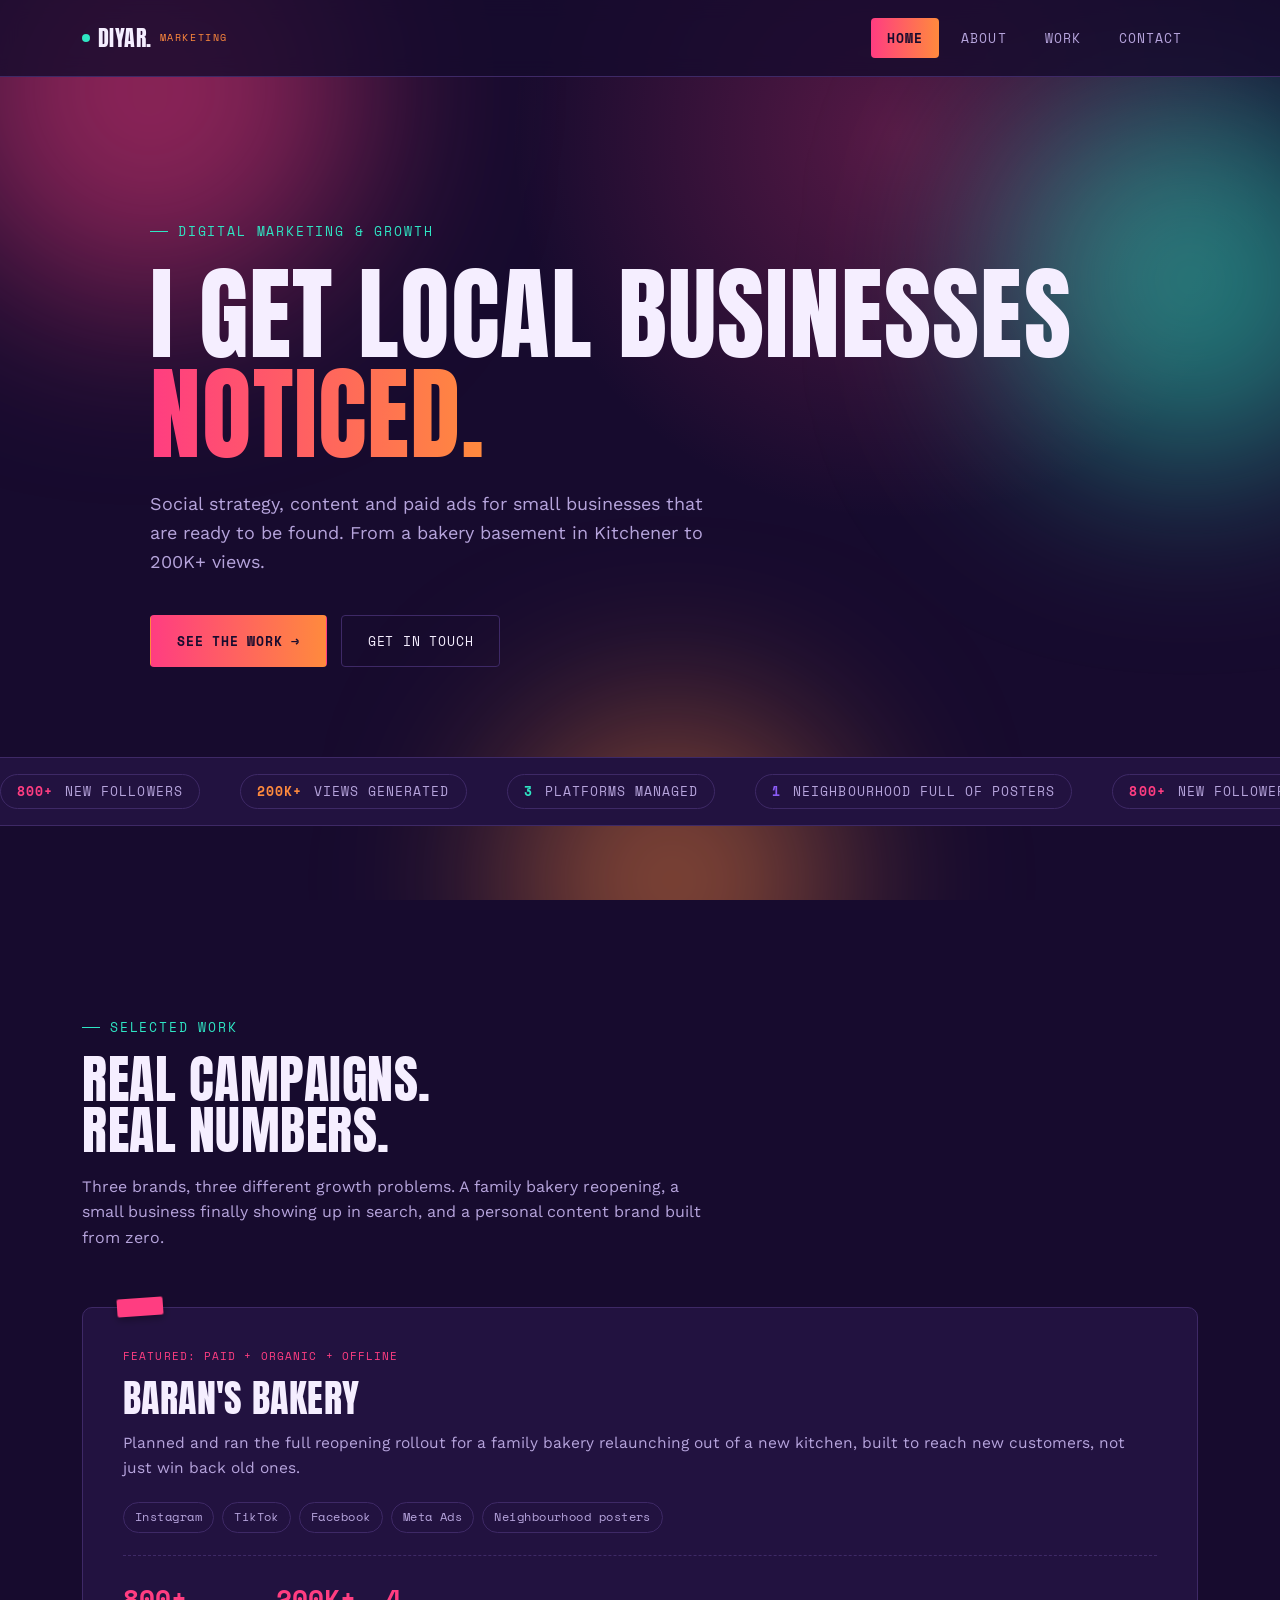
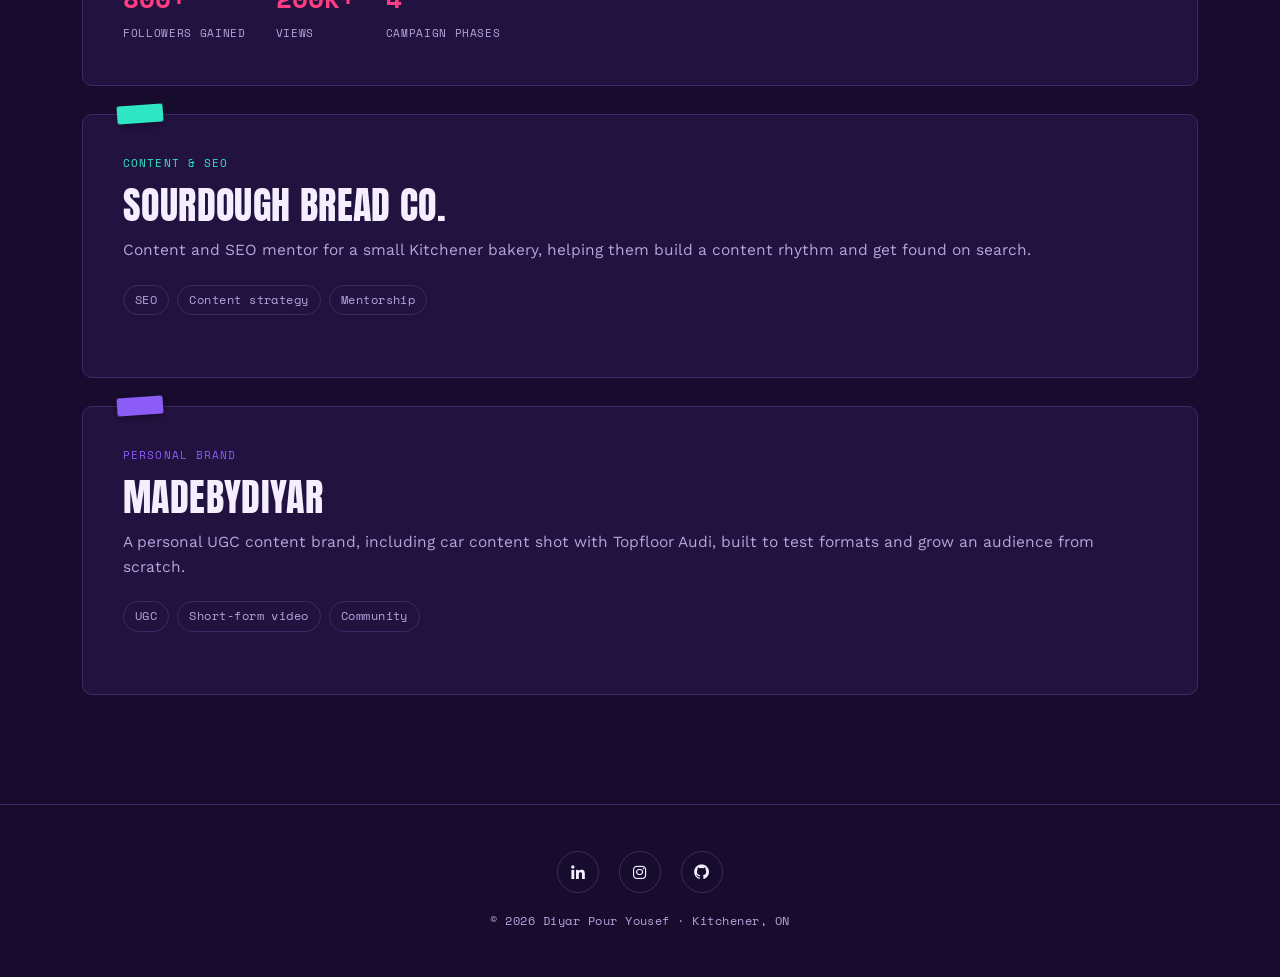
<file: myportfolio_2026/index.html>
<!DOCTYPE html>
<html lang="en">
<head>
<meta charset="UTF-8">
<meta name="viewport" content="width=device-width, initial-scale=1.0">
<title>Diyar Pour Yousef | Digital Marketing & Growth</title>
<meta name="description" content="Diyar Pour Yousef: social strategy, content and paid ads for local businesses. Case studies in bakery growth, SEO and content.">
<link rel="stylesheet" href="style.css">
<link href='https://unpkg.com/boxicons@2.1.4/css/boxicons.min.css' rel='stylesheet'>
</head>
<body>

<header class="site-header">
  <div class="wrap">
    <a href="index.html" class="logo"><span class="dot"></span>DIYAR.<span>Marketing</span></a>
    <button class="nav-toggle" id="navToggle">Menu</button>
    <nav class="navbar" id="navbar">
      <a href="index.html" class="active">Home</a>
      <a href="about.html">About</a>
      <a href="portfolio.html">Work</a>
      <a href="contact.html">Contact</a>
    </nav>
  </div>
</header>

<section class="hero">
  <div class="blob-field">
    <div class="blob b1"></div>
    <div class="blob b2"></div>
    <div class="blob b3"></div>
  </div>
  <div class="wrap">
    <span class="eyebrow">Digital Marketing & Growth</span>
    <h1>I get local businesses <span class="grad-text">noticed.</span></h1>
    <p class="sub">Social strategy, content and paid ads for small businesses that are ready to be found. From a bakery basement in Kitchener to 200K+ views.</p>
    <div class="actions">
      <a href="portfolio.html" class="btn btn-primary">See the work →</a>
      <a href="contact.html" class="btn btn-ghost">Get in touch</a>
    </div>
  </div>
  <div class="ticker">
    <div class="ticker-track">
      <span><b>800+</b> new followers</span>
      <span><b>200K+</b> views generated</span>
      <span><b>3</b> platforms managed</span>
      <span><b>1</b> neighbourhood full of posters</span>
      <span><b>800+</b> new followers</span>
      <span><b>200K+</b> views generated</span>
      <span><b>3</b> platforms managed</span>
      <span><b>1</b> neighbourhood full of posters</span>
    </div>
  </div>
</section>

<section>
  <div class="wrap">
    <div class="section-head reveal">
      <span class="eyebrow">Selected work</span>
      <h2>Real campaigns.<br>Real numbers.</h2>
      <p>Three brands, three different growth problems. A family bakery reopening, a small business finally showing up in search, and a personal content brand built from zero.</p>
    </div>

    <div class="case-grid">
      <div class="case-card featured reveal" style="--accent: var(--pink)">
        <span class="tag">Featured: Paid + Organic + Offline</span>
        <h3>Baran's Bakery</h3>
        <p class="desc">Planned and ran the full reopening rollout for a family bakery relaunching out of a new kitchen, built to reach new customers, not just win back old ones.</p>
        <div class="platforms">
          <span>Instagram</span><span>TikTok</span><span>Facebook</span><span>Meta Ads</span><span>Neighbourhood posters</span>
        </div>
        <div class="case-stats">
          <div><b>800+</b><span>Followers gained</span></div>
          <div><b>200K+</b><span>Views</span></div>
          <div><b>4</b><span>Campaign phases</span></div>
        </div>
      </div>

      <div class="case-card reveal" style="--accent: var(--teal)">
        <span class="tag">Content & SEO</span>
        <h3>Sourdough Bread Co.</h3>
        <p class="desc">Content and SEO mentor for a small Kitchener bakery, helping them build a content rhythm and get found on search.</p>
        <div class="platforms"><span>SEO</span><span>Content strategy</span><span>Mentorship</span></div>
      </div>

      <div class="case-card reveal" style="--accent: var(--violet)">
        <span class="tag">Personal brand</span>
        <h3>madebydiyar</h3>
        <p class="desc">A personal UGC content brand, including car content shot with Topfloor Audi, built to test formats and grow an audience from scratch.</p>
        <div class="platforms"><span>UGC</span><span>Short-form video</span><span>Community</span></div>
      </div>
    </div>
  </div>
</section>

<footer class="footer">
  <div class="wrap">
    <div class="socials">
      <a href="https://www.linkedin.com/in/diyar-pour-yousef-736330225/" aria-label="LinkedIn" target="_blank"><i class='bx bxl-linkedin'></i></a>
      <a href="https://www.instagram.com/diyarpf/" aria-label="Instagram" target="_blank"><i class='bx bxl-instagram'></i></a>
      <a href="https://github.com/diyar2004" aria-label="Github" target="_blank"><i class='bx bxl-github'></i></a>
    </div>
    <p>© 2026 Diyar Pour Yousef · Kitchener, ON</p>
  </div>
</footer>

<script src="script.js"></script>
</body>
</html>
</file>
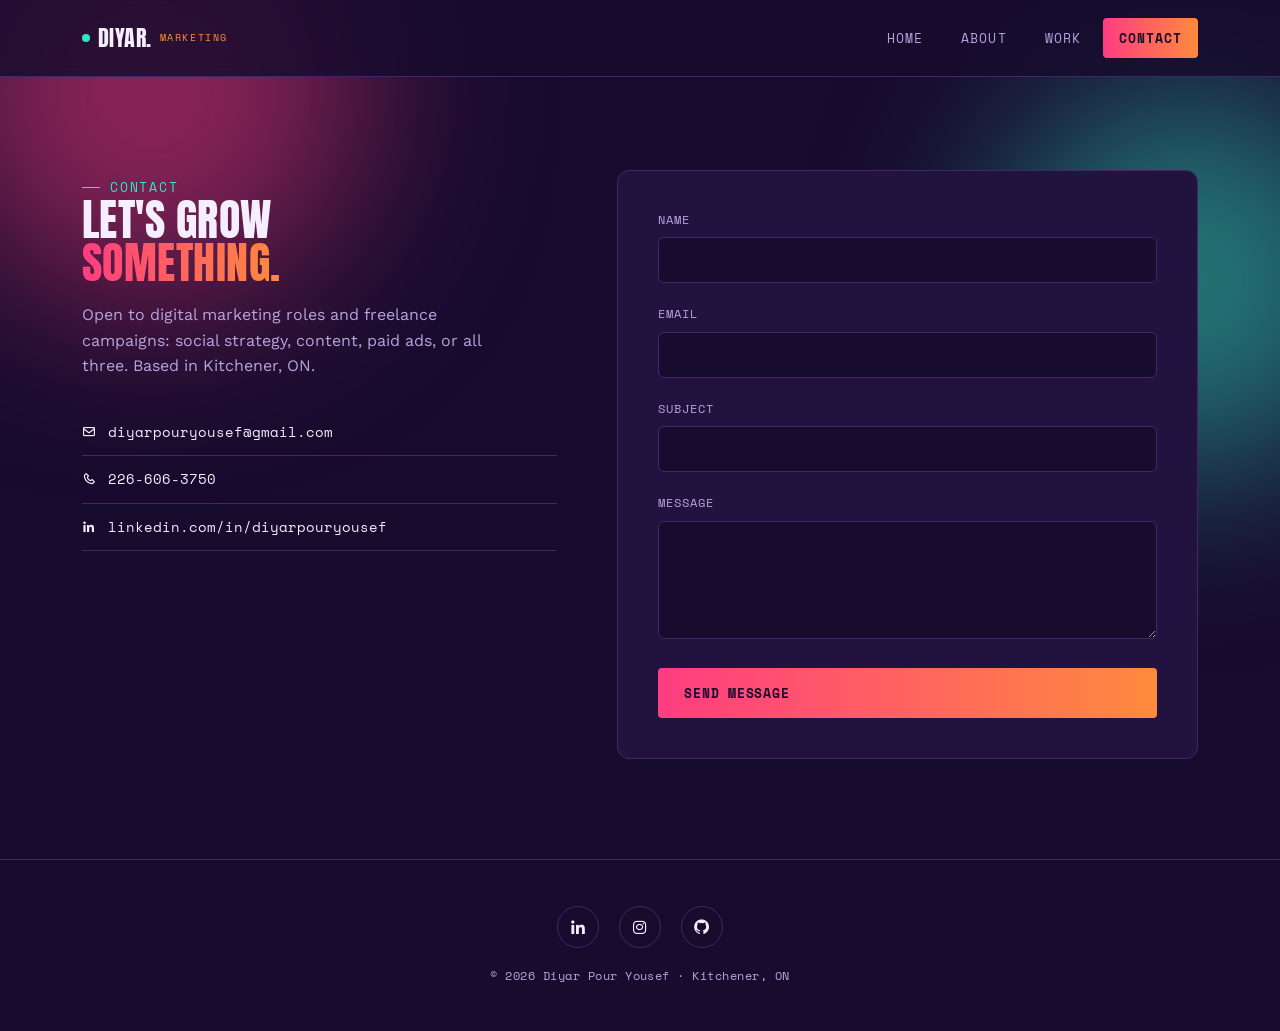
<file: myportfolio_2026/contact.html>
<!DOCTYPE html>
<html lang="en">
<head>
<meta charset="UTF-8">
<meta name="viewport" content="width=device-width, initial-scale=1.0">
<title>Contact | Diyar Pour Yousef</title>
<meta name="description" content="Get in touch with Diyar Pour Yousef.">
<link rel="stylesheet" href="style.css">
<link href='https://unpkg.com/boxicons@2.1.4/css/boxicons.min.css' rel='stylesheet'>
</head>
<body>

<header class="site-header">
  <div class="wrap">
    <a href="index.html" class="logo"><span class="dot"></span>DIYAR.<span>Marketing</span></a>
    <button class="nav-toggle" id="navToggle">Menu</button>
    <nav class="navbar" id="navbar">
      <a href="index.html">Home</a>
      <a href="about.html">About</a>
      <a href="portfolio.html">Work</a>
      <a href="contact.html" class="active">Contact</a>
    </nav>
  </div>
</header>

<section class="contact-wrap">
  <div class="blob-field">
    <div class="blob b1"></div>
    <div class="blob b2"></div>
  </div>
  <div class="wrap contact-grid">
    <div class="contact-info reveal">
      <span class="eyebrow">Contact</span>
      <h2>Let's grow<br><span class="grad-text">something.</span></h2>
      <p>Open to digital marketing roles and freelance campaigns: social strategy, content, paid ads, or all three. Based in Kitchener, ON.</p>
      <div class="contact-links">
        <a href="mailto:diyarpouryousef@gmail.com"><i class='bx bx-envelope'></i> diyarpouryousef@gmail.com</a>
        <a href="tel:2266063750"><i class='bx bx-phone'></i> 226-606-3750</a>
        <a href="https://www.linkedin.com/in/diyar-pour-yousef-736330225/" target="_blank"><i class='bx bxl-linkedin'></i> linkedin.com/in/diyarpouryousef</a>
      </div>
    </div>

    <div class="contact-form reveal">
      <form action="send_email.php" method="POST" id="contactForm">
        <div class="field hp-field" aria-hidden="true">
          <label for="website">Website</label>
          <input type="text" id="website" name="website" tabindex="-1" autocomplete="off">
        </div>
        <div class="field">
          <label for="name">Name</label>
          <input type="text" id="name" name="name" required>
        </div>
        <div class="field">
          <label for="email">Email</label>
          <input type="email" id="email" name="email" required>
        </div>
        <div class="field">
          <label for="subject">Subject</label>
          <input type="text" id="subject" name="subject" required>
        </div>
        <div class="field">
          <label for="message">Message</label>
          <textarea id="message" name="message" rows="5" required></textarea>
        </div>
        <button type="submit" class="btn btn-primary" id="contactSubmit">Send Message</button>
        <div class="form-status" id="formStatus" role="status"></div>
      </form>
    </div>
  </div>
</section>

<footer class="footer">
  <div class="wrap">
    <div class="socials">
      <a href="https://www.linkedin.com/in/diyar-pour-yousef-736330225/" aria-label="LinkedIn" target="_blank"><i class='bx bxl-linkedin'></i></a>
      <a href="https://www.instagram.com/diyarpf/" aria-label="Instagram" target="_blank"><i class='bx bxl-instagram'></i></a>
      <a href="https://github.com/diyar2004" aria-label="Github" target="_blank"><i class='bx bxl-github'></i></a>
    </div>
    <p>© 2026 Diyar Pour Yousef · Kitchener, ON</p>
  </div>
</footer>

<script src="script.js"></script>
</body>
</html>
</file>
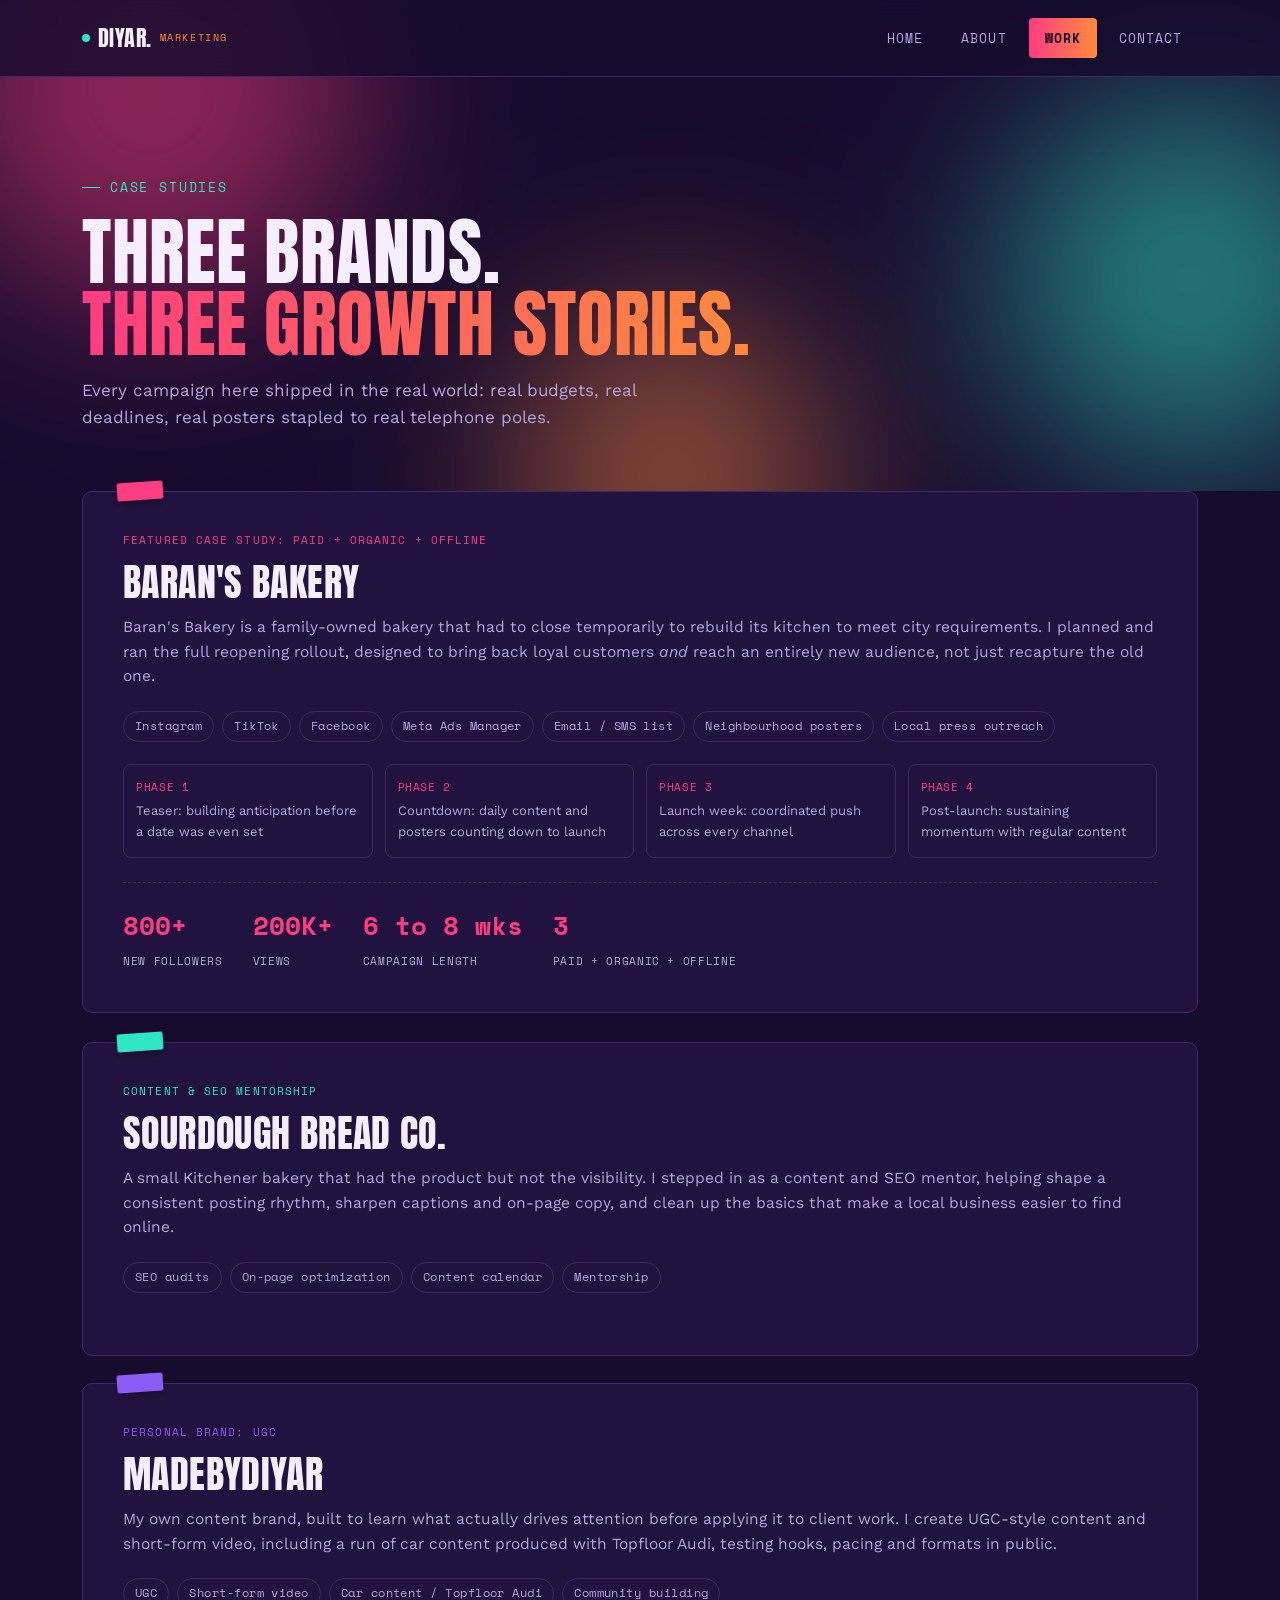
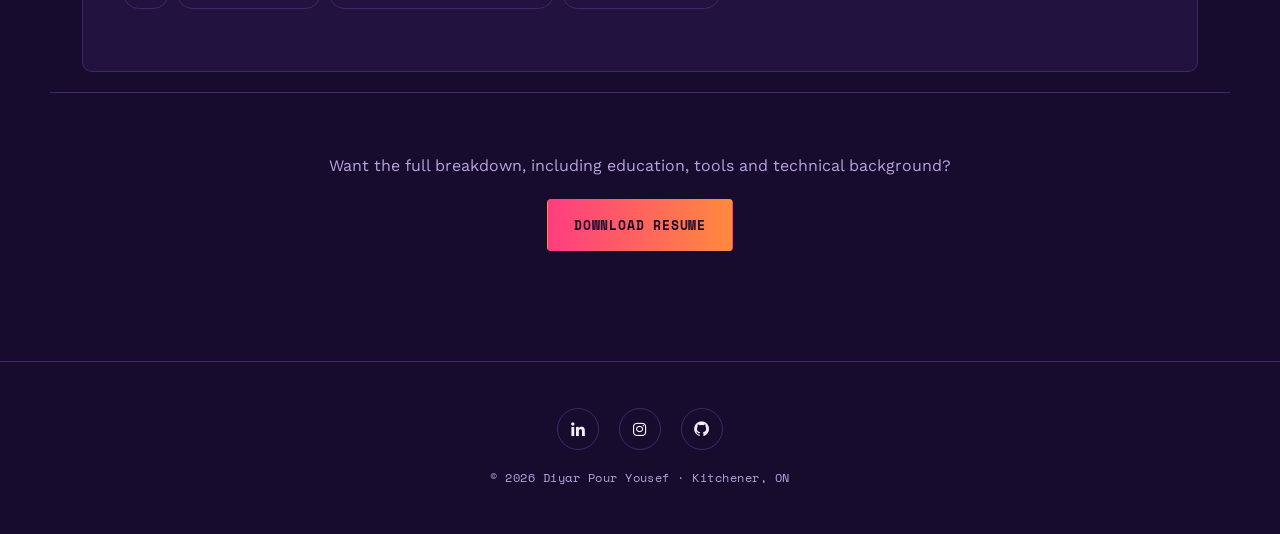
<file: myportfolio_2026/portfolio.html>
<!DOCTYPE html>
<html lang="en">
<head>
<meta charset="UTF-8">
<meta name="viewport" content="width=device-width, initial-scale=1.0">
<title>Work | Diyar Pour Yousef</title>
<meta name="description" content="Marketing case studies by Diyar Pour Yousef: Baran's Bakery, Sourdough Bread Co. and madebydiyar.">
<link rel="stylesheet" href="style.css">
<link href='https://unpkg.com/boxicons@2.1.4/css/boxicons.min.css' rel='stylesheet'>
</head>
<body>

<header class="site-header">
  <div class="wrap">
    <a href="index.html" class="logo"><span class="dot"></span>DIYAR.<span>Marketing</span></a>
    <button class="nav-toggle" id="navToggle">Menu</button>
    <nav class="navbar" id="navbar">
      <a href="index.html">Home</a>
      <a href="about.html">About</a>
      <a href="portfolio.html" class="active">Work</a>
      <a href="contact.html">Contact</a>
    </nav>
  </div>
</header>

<section class="page-hero">
  <div class="blob-field">
    <div class="blob b1"></div>
    <div class="blob b2"></div>
    <div class="blob b3"></div>
  </div>
  <div class="wrap">
    <span class="eyebrow">Case studies</span>
    <h1>Three brands.<br><span class="grad-text">Three growth stories.</span></h1>
    <p>Every campaign here shipped in the real world: real budgets, real deadlines, real posters stapled to real telephone poles.</p>
  </div>
</section>

<section style="padding-top: 0;">
  <div class="wrap case-grid">

    <div class="case-card featured reveal" style="--accent: var(--pink)">
      <span class="tag">Featured Case Study: Paid + Organic + Offline</span>
      <h3>Baran's Bakery</h3>
      <p class="desc">Baran's Bakery is a family-owned bakery that had to close temporarily to rebuild its kitchen to meet city requirements. I planned and ran the full reopening rollout, designed to bring back loyal customers <em>and</em> reach an entirely new audience, not just recapture the old one.</p>

      <div class="platforms">
        <span>Instagram</span><span>TikTok</span><span>Facebook</span><span>Meta Ads Manager</span><span>Email / SMS list</span><span>Neighbourhood posters</span><span>Local press outreach</span>
      </div>

      <div class="phases">
        <div><em>Phase 1</em><p>Teaser: building anticipation before a date was even set</p></div>
        <div><em>Phase 2</em><p>Countdown: daily content and posters counting down to launch</p></div>
        <div><em>Phase 3</em><p>Launch week: coordinated push across every channel</p></div>
        <div><em>Phase 4</em><p>Post-launch: sustaining momentum with regular content</p></div>
      </div>

      <div class="case-stats">
        <div><b>800+</b><span>New followers</span></div>
        <div><b>200K+</b><span>Views</span></div>
        <div><b>6 to 8 wks</b><span>Campaign length</span></div>
        <div><b>3</b><span>Paid + organic + offline</span></div>
      </div>
    </div>

    <div class="case-card reveal" style="--accent: var(--teal)">
      <span class="tag">Content & SEO Mentorship</span>
      <h3>Sourdough Bread Co.</h3>
      <p class="desc">A small Kitchener bakery that had the product but not the visibility. I stepped in as a content and SEO mentor, helping shape a consistent posting rhythm, sharpen captions and on-page copy, and clean up the basics that make a local business easier to find online.</p>
      <div class="platforms"><span>SEO audits</span><span>On-page optimization</span><span>Content calendar</span><span>Mentorship</span></div>
    </div>

    <div class="case-card reveal" style="--accent: var(--violet)">
      <span class="tag">Personal Brand: UGC</span>
      <h3>madebydiyar</h3>
      <p class="desc">My own content brand, built to learn what actually drives attention before applying it to client work. I create UGC-style content and short-form video, including a run of car content produced with Topfloor Audi, testing hooks, pacing and formats in public.</p>
      <div class="platforms"><span>UGC</span><span>Short-form video</span><span>Car content / Topfloor Audi</span><span>Community building</span></div>
    </div>

  </div>

  <div class="wrap resume-cta reveal">
    <p>Want the full breakdown, including education, tools and technical background?</p>
    <a href="diyarpouryousef.pdf" class="btn btn-primary" target="_blank">Download Resume</a>
  </div>
</section>

<footer class="footer">
  <div class="wrap">
    <div class="socials">
      <a href="https://www.linkedin.com/in/diyar-pour-yousef-736330225/" aria-label="LinkedIn" target="_blank"><i class='bx bxl-linkedin'></i></a>
      <a href="https://www.instagram.com/diyarpf/" aria-label="Instagram" target="_blank"><i class='bx bxl-instagram'></i></a>
      <a href="https://github.com/diyar2004" aria-label="Github" target="_blank"><i class='bx bxl-github'></i></a>
    </div>
    <p>© 2026 Diyar Pour Yousef · Kitchener, ON</p>
  </div>
</footer>

<script src="script.js"></script>
</body>
</html>
</file>
<file: myportfolio_2026/style.css>
@import url('https://fonts.googleapis.com/css2?family=Anton&family=Space+Mono:wght@400;700&family=Work+Sans:wght@400;500;600;700;800&display=swap');

/* ===== Tokens ===== */
:root {
  --ink: #170b2e;
  --ink-soft: #221240;
  --ink-soft2: #2b1650;
  --ink-line: #3e2966;
  --text: #f5eeff;
  --text-dim: #b6a4dc;

  --pink: #ff3d81;
  --orange: #ff8a3d;
  --teal: #2fe6c4;
  --violet: #8b5cf6;

  --grad: linear-gradient(90deg, var(--pink), var(--orange), var(--teal), var(--pink));

  --display: 'Anton', sans-serif;
  --body: 'Work Sans', sans-serif;
  --mono: 'Space Mono', monospace;

  --wrap: 1180px;
}

* { margin: 0; padding: 0; box-sizing: border-box; }

html { scroll-behavior: smooth; }

body {
  background: var(--ink);
  color: var(--text);
  font-family: var(--body);
  line-height: 1.6;
  -webkit-font-smoothing: antialiased;
  overflow-x: hidden;
}

img { max-width: 100%; display: block; }

a { color: inherit; text-decoration: none; }

::selection { background: var(--pink); color: var(--ink); }

:focus-visible {
  outline: 2px solid var(--teal);
  outline-offset: 3px;
}

@media (prefers-reduced-motion: reduce) {
  *, *::before, *::after { animation: none !important; transition-duration: 0.01ms !important; }
}

.wrap { max-width: var(--wrap); margin: 0 auto; padding: 0 32px; position: relative; z-index: 1; }

.eyebrow {
  font-family: var(--mono);
  font-size: 13px;
  letter-spacing: 0.14em;
  text-transform: uppercase;
  color: var(--teal);
  display: inline-flex;
  align-items: center;
  gap: 10px;
}
.eyebrow::before {
  content: '';
  width: 18px;
  height: 1px;
  background: var(--teal);
  display: inline-block;
}

h1, h2, h3 {
  font-family: var(--display);
  text-transform: uppercase;
  letter-spacing: 0.01em;
  line-height: 0.98;
  font-weight: 400;
}

.grad-text {
  background-image: var(--grad);
  background-size: 300% 100%;
  -webkit-background-clip: text;
  background-clip: text;
  color: transparent;
  animation: grad-shift 7s ease infinite;
}
@keyframes grad-shift {
  0% { background-position: 0% 50%; }
  50% { background-position: 100% 50%; }
  100% { background-position: 0% 50%; }
}

/* ===== Ambient blobs ===== */
.blob-field {
  position: absolute;
  inset: 0;
  overflow: hidden;
  z-index: 0;
  pointer-events: none;
}
.blob {
  position: absolute;
  border-radius: 50%;
  filter: blur(90px);
  opacity: 0.5;
  mix-blend-mode: screen;
}
.blob.b1 { width: 420px; height: 420px; background: var(--pink); top: -120px; left: -60px; animation: float-a 15s ease-in-out infinite; }
.blob.b2 { width: 380px; height: 380px; background: var(--teal); top: 90px; right: -100px; animation: float-b 19s ease-in-out infinite; }
.blob.b3 { width: 320px; height: 320px; background: var(--orange); bottom: -140px; left: 40%; animation: float-c 17s ease-in-out infinite; }
@keyframes float-a { 0%,100% { transform: translate(0,0) scale(1); } 50% { transform: translate(50px,-30px) scale(1.15); } }
@keyframes float-b { 0%,100% { transform: translate(0,0) scale(1); } 50% { transform: translate(-60px,30px) scale(0.9); } }
@keyframes float-c { 0%,100% { transform: translate(0,0) scale(1); } 50% { transform: translate(30px,-40px) scale(1.08); } }

/* ===== Reveal on scroll ===== */
.reveal {
  opacity: 0;
  transform: translateY(28px);
  transition: opacity .7s cubic-bezier(.2,.7,.2,1), transform .7s cubic-bezier(.2,.7,.2,1);
}
.reveal.in-view { opacity: 1; transform: translateY(0); }
.case-grid .reveal:nth-child(1) { transition-delay: .05s; }
.case-grid .reveal:nth-child(2) { transition-delay: .16s; }
.case-grid .reveal:nth-child(3) { transition-delay: .27s; }

/* ===== Header ===== */
.site-header {
  position: fixed;
  top: 0; left: 0; width: 100%;
  z-index: 100;
  background: rgba(23, 11, 46, 0.82);
  backdrop-filter: blur(10px);
  border-bottom: 1px solid var(--ink-line);
}
.site-header .wrap {
  display: flex;
  align-items: center;
  justify-content: space-between;
  height: 76px;
}
.logo {
  font-family: var(--display);
  font-size: 22px;
  letter-spacing: 0.02em;
  color: var(--text);
  display: flex;
  align-items: center;
  gap: 8px;
}
.logo .dot {
  width: 8px; height: 8px;
  border-radius: 50%;
  background: var(--teal);
  box-shadow: 0 0 0 0 rgba(47,230,196,0.6);
  animation: pulse-dot 2.4s ease-in-out infinite;
}
@keyframes pulse-dot {
  0% { box-shadow: 0 0 0 0 rgba(47,230,196,0.55); }
  70% { box-shadow: 0 0 0 8px rgba(47,230,196,0); }
  100% { box-shadow: 0 0 0 0 rgba(47,230,196,0); }
}
.logo span {
  font-family: var(--mono);
  font-size: 10px;
  letter-spacing: 0.16em;
  color: var(--orange);
  text-transform: uppercase;
}
.navbar { display: flex; gap: 6px; align-items: center; }
.navbar a {
  font-family: var(--mono);
  font-size: 13px;
  letter-spacing: 0.08em;
  text-transform: uppercase;
  color: var(--text-dim);
  padding: 10px 16px;
  border-radius: 4px;
  transition: color .2s ease, background .2s ease;
}
.navbar a:hover, .navbar a.active {
  color: var(--ink);
  background-image: linear-gradient(90deg, var(--pink), var(--orange));
  font-weight: 700;
}
.nav-toggle { display: none; }

@media (max-width: 760px) {
  .navbar { position: fixed; top: 76px; right: 0; left: 0; background: var(--ink-soft); flex-direction: column; align-items: stretch; padding: 12px; gap: 4px; border-bottom: 1px solid var(--ink-line); transform: translateY(-140%); transition: transform .3s ease; }
  .navbar.open { transform: translateY(0); }
  .navbar a { padding: 14px 16px; text-align: left; }
  .nav-toggle {
    display: block; background: none; border: 1px solid var(--ink-line); color: var(--text);
    font-family: var(--mono); font-size: 12px; letter-spacing: .1em; text-transform: uppercase;
    padding: 8px 14px; border-radius: 4px; cursor: pointer;
  }
}

/* ===== Buttons ===== */
.btn {
  font-family: var(--mono);
  font-size: 13px;
  letter-spacing: 0.06em;
  text-transform: uppercase;
  padding: 15px 26px;
  border-radius: 4px;
  display: inline-flex;
  align-items: center;
  gap: 10px;
  border: 1px solid transparent;
  position: relative;
  overflow: hidden;
  transition: transform .2s ease, border-color .2s ease, color .2s ease;
}
.btn-primary {
  background-image: linear-gradient(90deg, var(--pink), var(--orange));
  color: var(--ink);
  font-weight: 700;
}
.btn-primary::before {
  content: '';
  position: absolute;
  top: 0; left: -60%;
  width: 40%; height: 100%;
  background: linear-gradient(120deg, transparent, rgba(255,255,255,0.65), transparent);
  transform: skewX(-20deg);
  transition: left .6s ease;
}
.btn-primary:hover::before { left: 130%; }
.btn-primary:hover { transform: translateY(-2px); }
.btn-ghost { border-color: var(--ink-line); color: var(--text); }
.btn-ghost:hover { border-color: var(--teal); color: var(--teal); transform: translateY(-2px); }

/* ===== Hero ===== */
.hero {
  --mx: 70%;
  --my: 15%;
  min-height: 100vh;
  display: flex;
  flex-direction: column;
  justify-content: center;
  padding: 140px 0 0;
  position: relative;
  overflow: hidden;
}
.hero::before {
  content: '';
  position: absolute;
  inset: 0;
  background: radial-gradient(640px circle at var(--mx) var(--my), rgba(255,61,129,0.28), transparent 60%);
  transition: background .25s ease;
  z-index: 0;
  pointer-events: none;
}
.hero h1 {
  font-size: clamp(46px, 8vw, 108px);
  max-width: 980px;
  margin: 22px 0 26px;
}
.hero .sub {
  max-width: 560px;
  font-size: 18px;
  color: var(--text-dim);
  margin-bottom: 38px;
}
.hero .actions { display: flex; gap: 14px; flex-wrap: wrap; margin-bottom: 90px; }

/* Stat ticker */
.ticker {
  border-top: 1px solid var(--ink-line);
  border-bottom: 1px solid var(--ink-line);
  overflow: hidden;
  white-space: nowrap;
  position: relative;
  z-index: 1;
  background: var(--ink-soft);
}
.ticker-track {
  display: inline-flex;
  gap: 40px;
  padding: 16px 0;
  animation: scroll-left 26s linear infinite;
}
.ticker:hover .ticker-track { animation-play-state: paused; }
.ticker-track span {
  font-family: var(--mono);
  font-size: 13px;
  letter-spacing: 0.08em;
  text-transform: uppercase;
  color: var(--text-dim);
  display: inline-flex;
  align-items: center;
  gap: 12px;
  white-space: nowrap;
  padding: 6px 16px;
  border: 1px solid var(--ink-line);
  border-radius: 20px;
}
.ticker-track span b { font-weight: 700; }
.ticker-track span:nth-child(4n+1) b { color: var(--pink); }
.ticker-track span:nth-child(4n+2) b { color: var(--orange); }
.ticker-track span:nth-child(4n+3) b { color: var(--teal); }
.ticker-track span:nth-child(4n+4) b { color: var(--violet); }
@keyframes scroll-left {
  from { transform: translateX(0); }
  to { transform: translateX(-50%); }
}

/* ===== Sections ===== */
section { padding: 110px 0; position: relative; }
.section-head { margin-bottom: 56px; max-width: 640px; }
.section-head h2 { font-size: clamp(32px, 4.4vw, 52px); margin-top: 16px; }
.section-head p { color: var(--text-dim); margin-top: 18px; font-size: 16px; }

/* Case study cards */
.case-grid { display: grid; gap: 28px; }
.case-card {
  position: relative;
  background: var(--ink-soft);
  border: 1px solid var(--ink-line);
  border-radius: 10px;
  padding: 40px;
  transition: border-color .25s ease, transform .1s ease, box-shadow .3s ease;
  will-change: transform;
}
.case-card:hover { border-color: var(--accent, var(--pink)); }
.case-card::before {
  content: '';
  position: absolute;
  top: -10px; left: 34px;
  width: 46px; height: 18px;
  background: var(--accent, var(--pink));
  border-radius: 2px;
  box-shadow: 0 3px 8px rgba(0,0,0,0.35);
  transform: rotate(-4deg);
}
.case-card.featured {
  animation: glow-pulse 7s ease-in-out infinite;
}
@keyframes glow-pulse {
  0%, 100% { box-shadow: 0 20px 60px -25px rgba(255,61,129,0.55); }
  33% { box-shadow: 0 20px 60px -25px rgba(255,138,61,0.55); }
  66% { box-shadow: 0 20px 60px -25px rgba(47,230,196,0.55); }
}
.case-card .tag {
  font-family: var(--mono);
  font-size: 11px;
  letter-spacing: 0.1em;
  text-transform: uppercase;
  color: var(--accent, var(--text-dim));
  margin-bottom: 14px;
  display: block;
}
.case-card h3 { font-size: clamp(26px, 3vw, 38px); margin-bottom: 14px; }
.case-card .desc { color: var(--text-dim); font-size: 15.5px; margin-bottom: 22px; }
.case-card .platforms { display: flex; flex-wrap: wrap; gap: 8px; margin-bottom: 22px; }
.case-card .platforms span {
  font-family: var(--mono);
  font-size: 11.5px;
  letter-spacing: .04em;
  border: 1px solid var(--ink-line);
  padding: 5px 11px;
  border-radius: 20px;
  color: var(--text-dim);
  transition: border-color .2s ease, color .2s ease;
}
.case-card:hover .platforms span { border-color: var(--accent, var(--ink-line)); color: var(--text); }
.case-stats {
  display: flex; gap: 30px; flex-wrap: wrap;
  border-top: 1px dashed var(--ink-line);
  padding-top: 22px;
}
.case-stats div b {
  font-family: var(--mono);
  font-size: 26px;
  color: var(--accent, var(--pink));
  display: block;
}
.case-stats div span {
  font-family: var(--mono);
  font-size: 11px;
  letter-spacing: .06em;
  text-transform: uppercase;
  color: var(--text-dim);
}
.case-card .phases {
  display: grid;
  grid-template-columns: repeat(4, 1fr);
  gap: 12px;
  margin-bottom: 24px;
}
.case-card .phases div {
  border: 1px solid var(--ink-line);
  border-radius: 8px;
  padding: 14px 12px;
  transition: border-color .2s ease, transform .2s ease;
}
.case-card .phases div:hover { border-color: var(--accent, var(--pink)); transform: translateY(-3px); }
.case-card .phases div em {
  font-style: normal;
  font-family: var(--mono);
  font-size: 10.5px;
  color: var(--accent, var(--pink));
  letter-spacing: .06em;
  text-transform: uppercase;
  display: block;
  margin-bottom: 6px;
}
.case-card .phases div p { font-size: 13px; color: var(--text-dim); }

@media (max-width: 700px) {
  .case-card .phases { grid-template-columns: 1fr 1fr; }
}

/* ===== About ===== */
.about-grid {
  display: grid;
  grid-template-columns: 1.1fr 0.9fr;
  gap: 70px;
  align-items: start;
}
.about-photo {
  width: 100%;
  max-width: 340px;
  aspect-ratio: 4 / 5;
  border-radius: 22px;
  overflow: hidden;
  border: 1px solid var(--ink-line);
  position: relative;
  margin: 0 auto;
  box-shadow: 0 25px 60px -25px rgba(255, 61, 129, 0.35);
  transition: transform .35s ease, box-shadow .35s ease;
}
.about-photo:hover {
  transform: translateY(-4px);
  box-shadow: 0 30px 70px -25px rgba(47, 230, 196, 0.4);
}
.about-photo img {
  width: 100%;
  height: 100%;
  object-fit: cover;
  object-position: 66% 18%;
  display: block;
}
.about-photo::after {
  content: '';
  position: absolute; inset: 0;
  background: linear-gradient(160deg, rgba(255,61,129,0.18), transparent 50%, rgba(47,230,196,0.15));
  pointer-events: none;
}
.about-copy p { color: var(--text-dim); font-size: 16.5px; margin-bottom: 20px; }
.about-copy p b { color: var(--text); font-weight: 600; }
.skills { display: grid; grid-template-columns: repeat(2, 1fr); gap: 12px; margin-top: 30px; }
.skills div {
  font-family: var(--mono);
  font-size: 12.5px;
  letter-spacing: .04em;
  border-left: 2px solid var(--teal);
  padding: 8px 0 8px 14px;
  color: var(--text);
  transition: border-color .2s ease, transform .2s ease;
}
.skills div:hover { border-color: var(--pink); transform: translateX(4px); }
@media (max-width: 820px) {
  .about-grid { grid-template-columns: 1fr; }
}

/* ===== Footer ===== */
.footer {
  border-top: 1px solid var(--ink-line);
  padding: 46px 0;
  text-align: center;
}
.footer .socials { display: flex; justify-content: center; gap: 20px; margin-bottom: 18px; }
.footer .socials a {
  width: 42px; height: 42px;
  border: 1px solid var(--ink-line);
  border-radius: 50%;
  display: inline-flex; align-items: center; justify-content: center;
  font-size: 18px;
  transition: border-color .2s ease, color .2s ease, transform .2s ease;
}
.footer .socials a:hover { border-color: var(--teal); color: var(--teal); transform: translateY(-3px); }
.footer p { font-family: var(--mono); font-size: 12px; color: var(--text-dim); letter-spacing: .04em; }

/* ===== Contact page ===== */
.contact-wrap { padding-top: 170px; padding-bottom: 100px; position: relative; overflow: hidden; }
.contact-grid { display: grid; grid-template-columns: 0.9fr 1.1fr; gap: 60px; }
.contact-form {
  background: var(--ink-soft);
  border: 1px solid var(--ink-line);
  border-radius: 12px;
  padding: 40px;
}
.contact-form label {
  font-family: var(--mono);
  font-size: 11.5px;
  text-transform: uppercase;
  letter-spacing: .08em;
  color: var(--text-dim);
  display: block;
  margin-bottom: 8px;
}
.contact-form .field { margin-bottom: 22px; }
.contact-form input, .contact-form textarea {
  width: 100%;
  background: var(--ink);
  border: 1px solid var(--ink-line);
  border-radius: 6px;
  color: var(--text);
  font-family: var(--body);
  font-size: 15px;
  padding: 13px 14px;
  transition: border-color .2s ease, box-shadow .2s ease;
}
.contact-form input:focus, .contact-form textarea:focus {
  outline: none;
  border-color: var(--teal);
  box-shadow: 0 0 0 3px rgba(47,230,196,0.18);
}
.contact-form button { width: 100%; border: none; cursor: pointer; font-family: var(--mono); }
.contact-form button:disabled { opacity: .6; cursor: not-allowed; transform: none; }
.hp-field { position: absolute; left: -9999px; top: -9999px; opacity: 0; pointer-events: none; }
.form-status {
  margin-top: 16px;
  font-family: var(--mono);
  font-size: 13px;
  padding: 12px 14px;
  border-radius: 6px;
  display: none;
}
.form-status.visible { display: block; }
.form-status.success { background: rgba(47,230,196,0.12); border: 1px solid var(--teal); color: var(--teal); }
.form-status.error { background: rgba(255,61,129,0.12); border: 1px solid var(--pink); color: var(--pink); }
.contact-info h2 { font-size: clamp(30px, 4vw, 44px); margin-bottom: 18px; }
.contact-info p { color: var(--text-dim); margin-bottom: 30px; font-size: 16px; max-width: 440px; }
.contact-links a {
  display: flex; align-items: center; gap: 12px;
  font-family: var(--mono); font-size: 14px;
  color: var(--text); padding: 12px 0;
  border-bottom: 1px solid var(--ink-line);
  transition: color .2s ease, gap .2s ease;
}
.contact-links a:hover { color: var(--teal); gap: 18px; }

@media (max-width: 820px) {
  .contact-grid { grid-template-columns: 1fr; }
}

/* ===== Resume / misc ===== */
.resume-cta { text-align: center; border-top: 1px solid var(--ink-line); padding-top: 60px; margin-top: 20px; }
.resume-cta p { color: var(--text-dim); margin-bottom: 20px; }

.page-hero { padding: 170px 0 60px; position: relative; overflow: hidden; }
.page-hero h1 { font-size: clamp(40px, 7vw, 74px); margin-top: 18px; }
.page-hero p { color: var(--text-dim); max-width: 560px; font-size: 17px; margin-top: 16px; }
</file>
